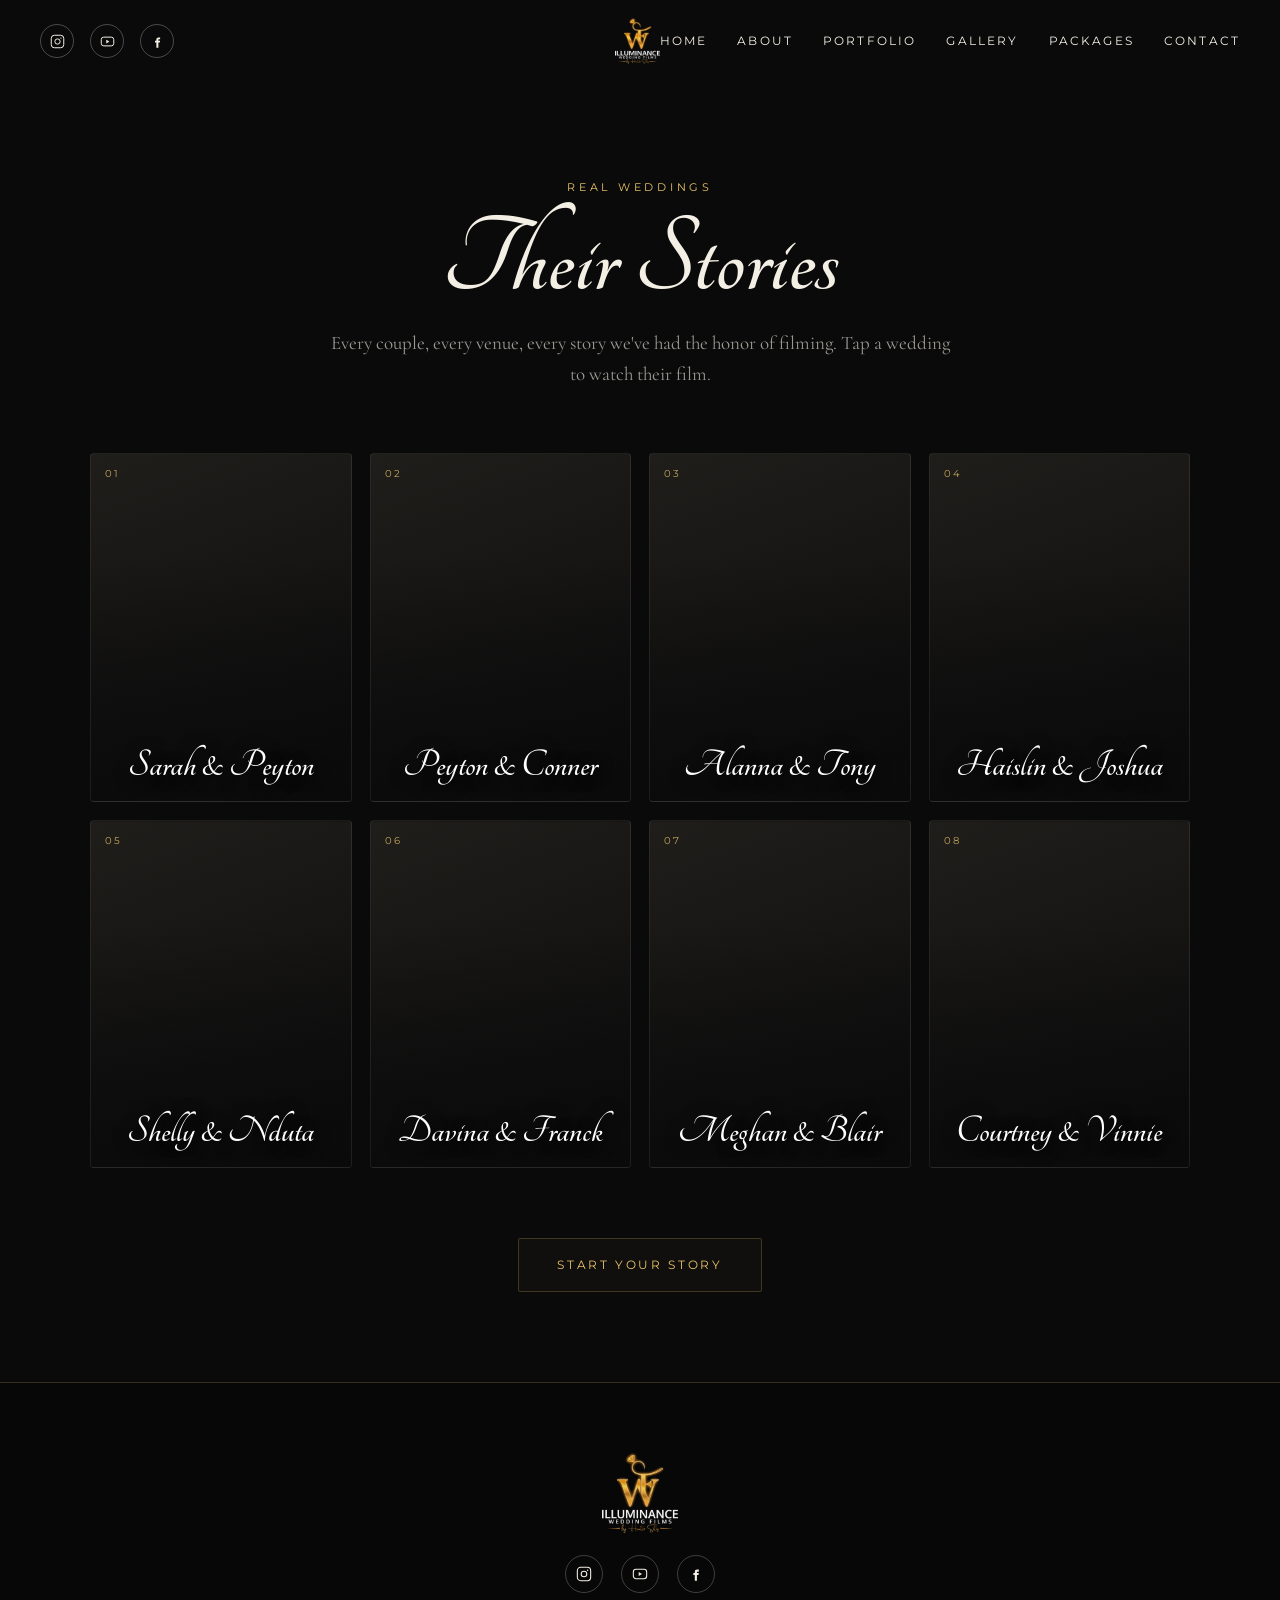
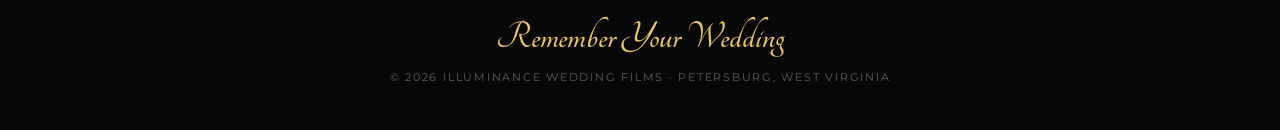
<file: portfolio.html>
<!DOCTYPE html>
<html lang="en">
<head>
<meta charset="UTF-8">
<meta name="viewport" content="width=device-width, initial-scale=1.0">
<title>Portfolio — Illuminance Wedding Films</title>
<meta name="description" content="Real wedding films by Hunter Sites — Illuminance Wedding Films.">
<link rel="icon" href="./images/logo.png">
<link rel="preconnect" href="https://fonts.googleapis.com">
<link rel="preconnect" href="https://fonts.gstatic.com" crossorigin>
<link href="https://fonts.googleapis.com/css2?family=Cormorant+Garamond:ital,wght@0,300;0,400;0,500;0,600;1,400;1,500&family=Montserrat:wght@300;400;500;600&family=Tangerine:wght@400;700&display=swap" rel="stylesheet">
<link rel="stylesheet" href="./assets/styles.css">
</head>
<body data-page="portfolio">

<div id="loadError" style="display:none;position:fixed;top:0;left:0;right:0;z-index:99999;background:#3a1a1a;color:#f4efe4;font-family:Montserrat,sans-serif;font-size:13px;text-align:center;padding:12px 16px">
  Content can’t load when the file is opened directly. View it through your live site (Netlify) or a local server — see SETUP.md.
</div>

<nav class="nav scrolled" id="nav">
  <div class="nav__social">
    <a class="js-ig" href="#" target="_blank" rel="noopener" aria-label="Instagram"><svg viewBox="0 0 24 24" fill="none" stroke="currentColor" stroke-width="1.6"><rect x="2" y="2" width="20" height="20" rx="5"/><circle cx="12" cy="12" r="4.2"/><circle cx="17.5" cy="6.5" r="1.1" fill="currentColor" stroke="none"/></svg></a>
    <a class="js-yt" href="#" target="_blank" rel="noopener" aria-label="YouTube"><svg viewBox="0 0 24 24" fill="none" stroke="currentColor" stroke-width="1.6"><rect x="2" y="5" width="20" height="14" rx="4"/><path d="M10 9l5 3-5 3V9z" fill="currentColor" stroke="none"/></svg></a>
    <a class="js-fb" href="#" target="_blank" rel="noopener" aria-label="Facebook"><svg viewBox="0 0 24 24" fill="none" stroke="currentColor" stroke-width="1.6"><path d="M14 8.5h2.2V5.4h-2.6c-2 0-3.4 1.3-3.4 3.5v1.7H8v3h2.2V22h3.2v-8.4h2.3l.5-3h-2.8V9.1c0-.4.3-.6.6-.6z" fill="currentColor" stroke="none"/></svg></a>
  </div>
  <a href="./index.html" class="nav__logo"><img src="./images/logo.png" alt="Illuminance Wedding Films"></a>
  <div class="nav__menu" id="menu">
    <a href="./index.html">Home</a>
    <a href="./index.html#about">About</a>
    <a href="./portfolio.html">Portfolio</a>
    <a href="./gallery.html">Gallery</a>
    <a href="./index.html#packages">Packages</a>
    <a href="./index.html#contact">Contact</a>
  </div>
  <button class="burger" id="burger" aria-label="Menu"><svg viewBox="0 0 24 24" fill="none" stroke="currentColor" stroke-width="1.6"><path d="M3 6h18M3 12h18M3 18h18"/></svg></button>
</nav>

<main class="subpage">
  <div class="wrap">
    <div class="subhead reveal">
      <span class="label">Real Weddings</span>
      <h1>Their Stories</h1>
      <p>Every couple, every venue, every story we've had the honor of filming. Tap a wedding to watch their film.</p>
    </div>
    <div class="stories" id="storiesFull"></div>
    <div class="view-all reveal" style="margin-top:70px"><a class="btn-ghost" href="./index.html#contact">Start Your Story</a></div>
  </div>
</main>

<footer class="footer" style="margin-top:90px">
  <img src="./images/logo.png" alt="Illuminance Wedding Films">
  <div class="footer__social">
    <a class="js-ig" href="#" target="_blank" rel="noopener" aria-label="Instagram"><svg viewBox="0 0 24 24" fill="none" stroke="currentColor" stroke-width="1.6"><rect x="2" y="2" width="20" height="20" rx="5"/><circle cx="12" cy="12" r="4.2"/><circle cx="17.5" cy="6.5" r="1.1" fill="currentColor" stroke="none"/></svg></a>
    <a class="js-yt" href="#" target="_blank" rel="noopener" aria-label="YouTube"><svg viewBox="0 0 24 24" fill="none" stroke="currentColor" stroke-width="1.6"><rect x="2" y="5" width="20" height="14" rx="4"/><path d="M10 9l5 3-5 3V9z" fill="currentColor" stroke="none"/></svg></a>
    <a class="js-fb" href="#" target="_blank" rel="noopener" aria-label="Facebook"><svg viewBox="0 0 24 24" fill="none" stroke="currentColor" stroke-width="1.6"><path d="M14 8.5h2.2V5.4h-2.6c-2 0-3.4 1.3-3.4 3.5v1.7H8v3h2.2V22h3.2v-8.4h2.3l.5-3h-2.8V9.1c0-.4.3-.6.6-.6z" fill="currentColor" stroke="none"/></svg></a>
  </div>
  <div class="footer__tag">Remember Your Wedding</div>
  <div class="footer__copy">© <span id="yr"></span> Illuminance Wedding Films · Petersburg, West Virginia</div>
</footer>

<script src="./assets/site.js"></script>
</body>
</html>
</file>
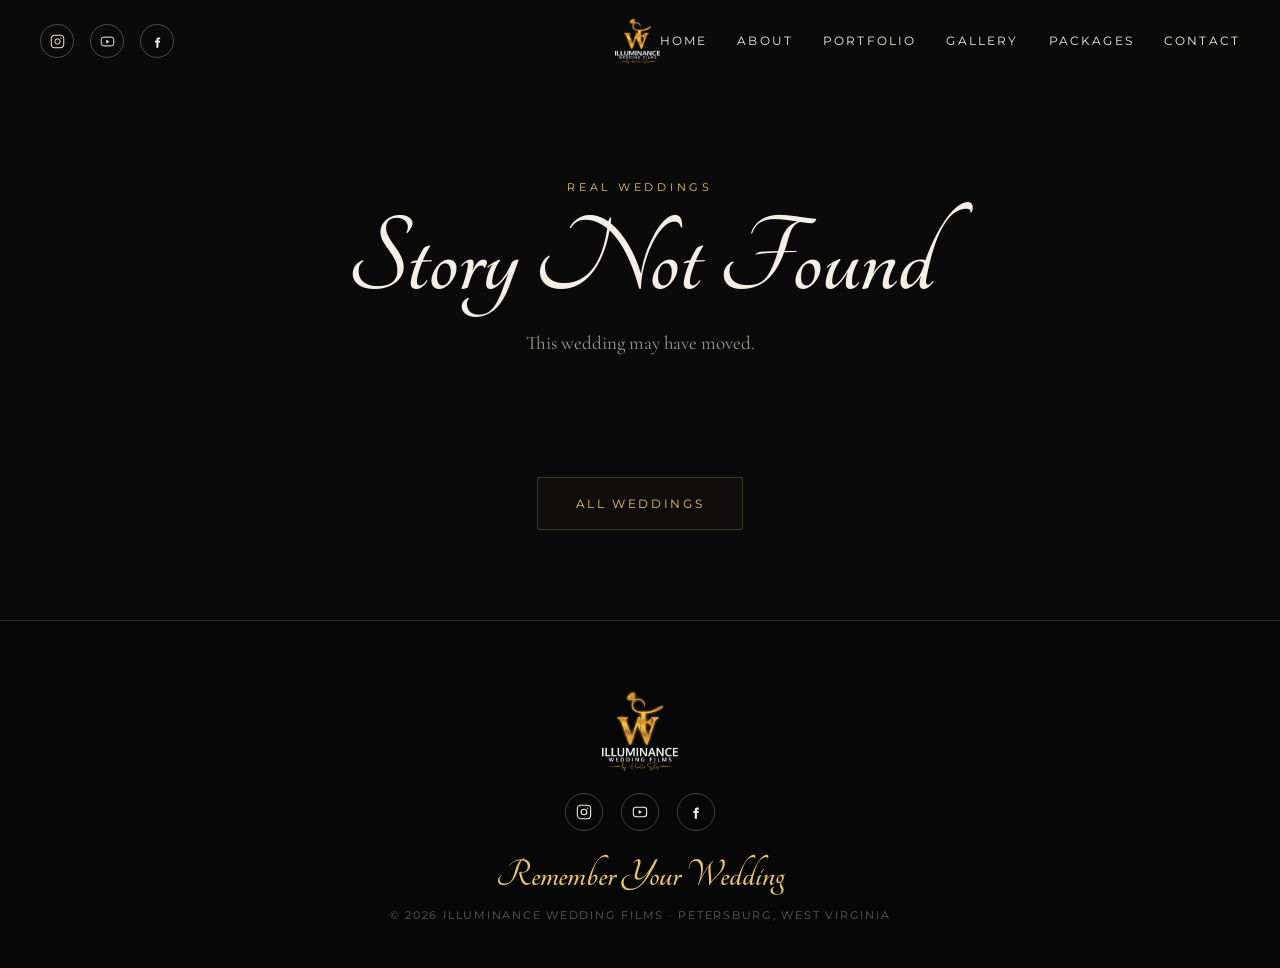
<file: story.html>
<!DOCTYPE html>
<html lang="en">
<head>
<meta charset="UTF-8">
<meta name="viewport" content="width=device-width, initial-scale=1.0">
<title>Wedding Story — Illuminance Wedding Films</title>
<meta name="description" content="A wedding film by Hunter Sites — Illuminance Wedding Films.">
<link rel="icon" href="./images/logo.png">
<link rel="preconnect" href="https://fonts.googleapis.com">
<link rel="preconnect" href="https://fonts.gstatic.com" crossorigin>
<link href="https://fonts.googleapis.com/css2?family=Cormorant+Garamond:ital,wght@0,300;0,400;0,500;0,600;1,400;1,500&family=Montserrat:wght@300;400;500;600&family=Tangerine:wght@400;700&display=swap" rel="stylesheet">
<link rel="stylesheet" href="./assets/styles.css">
</head>
<body data-page="story">

<div id="loadError" style="display:none;position:fixed;top:0;left:0;right:0;z-index:99999;background:#3a1a1a;color:#f4efe4;font-family:Montserrat,sans-serif;font-size:13px;text-align:center;padding:12px 16px">
  Content can’t load when the file is opened directly. View it through your live site (Netlify) or a local server — see SETUP.md.
</div>

<nav class="nav scrolled" id="nav">
  <div class="nav__social">
    <a class="js-ig" href="#" target="_blank" rel="noopener" aria-label="Instagram"><svg viewBox="0 0 24 24" fill="none" stroke="currentColor" stroke-width="1.6"><rect x="2" y="2" width="20" height="20" rx="5"/><circle cx="12" cy="12" r="4.2"/><circle cx="17.5" cy="6.5" r="1.1" fill="currentColor" stroke="none"/></svg></a>
    <a class="js-yt" href="#" target="_blank" rel="noopener" aria-label="YouTube"><svg viewBox="0 0 24 24" fill="none" stroke="currentColor" stroke-width="1.6"><rect x="2" y="5" width="20" height="14" rx="4"/><path d="M10 9l5 3-5 3V9z" fill="currentColor" stroke="none"/></svg></a>
    <a class="js-fb" href="#" target="_blank" rel="noopener" aria-label="Facebook"><svg viewBox="0 0 24 24" fill="none" stroke="currentColor" stroke-width="1.6"><path d="M14 8.5h2.2V5.4h-2.6c-2 0-3.4 1.3-3.4 3.5v1.7H8v3h2.2V22h3.2v-8.4h2.3l.5-3h-2.8V9.1c0-.4.3-.6.6-.6z" fill="currentColor" stroke="none"/></svg></a>
  </div>
  <a href="./index.html" class="nav__logo"><img src="./images/logo.png" alt="Illuminance Wedding Films"></a>
  <div class="nav__menu" id="menu">
    <a href="./index.html">Home</a>
    <a href="./index.html#about">About</a>
    <a href="./portfolio.html">Portfolio</a>
    <a href="./gallery.html">Gallery</a>
    <a href="./index.html#packages">Packages</a>
    <a href="./index.html#contact">Contact</a>
  </div>
  <button class="burger" id="burger" aria-label="Menu"><svg viewBox="0 0 24 24" fill="none" stroke="currentColor" stroke-width="1.6"><path d="M3 6h18M3 12h18M3 18h18"/></svg></button>
</nav>

<main class="subpage">
  <div class="wrap">
    <div class="story-wrap" id="storyRoot"></div>
  </div>
</main>

<footer class="footer" style="margin-top:90px">
  <img src="./images/logo.png" alt="Illuminance Wedding Films">
  <div class="footer__social">
    <a class="js-ig" href="#" target="_blank" rel="noopener" aria-label="Instagram"><svg viewBox="0 0 24 24" fill="none" stroke="currentColor" stroke-width="1.6"><rect x="2" y="2" width="20" height="20" rx="5"/><circle cx="12" cy="12" r="4.2"/><circle cx="17.5" cy="6.5" r="1.1" fill="currentColor" stroke="none"/></svg></a>
    <a class="js-yt" href="#" target="_blank" rel="noopener" aria-label="YouTube"><svg viewBox="0 0 24 24" fill="none" stroke="currentColor" stroke-width="1.6"><rect x="2" y="5" width="20" height="14" rx="4"/><path d="M10 9l5 3-5 3V9z" fill="currentColor" stroke="none"/></svg></a>
    <a class="js-fb" href="#" target="_blank" rel="noopener" aria-label="Facebook"><svg viewBox="0 0 24 24" fill="none" stroke="currentColor" stroke-width="1.6"><path d="M14 8.5h2.2V5.4h-2.6c-2 0-3.4 1.3-3.4 3.5v1.7H8v3h2.2V22h3.2v-8.4h2.3l.5-3h-2.8V9.1c0-.4.3-.6.6-.6z" fill="currentColor" stroke="none"/></svg></a>
  </div>
  <div class="footer__tag">Remember Your Wedding</div>
  <div class="footer__copy">© <span id="yr"></span> Illuminance Wedding Films · Petersburg, West Virginia</div>
</footer>

<script src="./assets/site.js"></script>
</body>
</html>
</file>
<file: assets/styles.css>
:root{
    --ink:#0a0a0b;
    --ink-2:#101013;
    --panel:rgba(255,255,255,.04);
    --line:rgba(233,196,106,.22);
    --gold:#e9c46a;
    --gold-bright:#f3d484;
    --gold-deep:#c8962e;
    --bronze:#9a7b3a;
    --cream:#f4efe4;
    --muted:rgba(244,239,228,.62);
    --faint:rgba(244,239,228,.38);

    /* time-of-day atmospheres */
    --sky-dawn: radial-gradient(120% 90% at 50% 0%, #cdd6e6 0%, #e7d4c6 34%, #c9a98f 56%, #5a4a52 80%, #0a0a0b 100%);
    --sky-golden: radial-gradient(120% 95% at 50% 8%, #f4d9a0 0%, #e8a64c 28%, #c8602a 50%, #6e2f24 76%, #0a0a0b 100%);
    --sky-star: radial-gradient(120% 100% at 50% 0%, #20335c 0%, #16264a 30%, #0e1a34 55%, #0a1020 78%, #060810 100%);
    --sky-ever: radial-gradient(120% 100% at 68% 6%, #d9e2f0 0%, #8a6f9a 16%, #6a3a63 38%, #5a2746 58%, #25172e 80%, #0a0a0b 100%);
  }

  *{box-sizing:border-box;margin:0;padding:0}
  html{scroll-behavior:smooth}

  /* ============ INTRO ============ */
  #intro{
    position:fixed;inset:0;z-index:9999;background:#070708;
    display:grid;place-items:center;overflow:hidden;
    transition:opacity 1s ease, visibility 1s ease;
  }
  #intro.done{opacity:0;visibility:hidden;pointer-events:none}
  body.intro-lock{overflow:hidden;height:100vh}
  .intro-stage{position:relative;display:grid;place-items:center}
  .intro-glow{
    position:absolute;width:130vmin;height:130vmin;border-radius:50%;
    background:radial-gradient(circle, rgba(233,196,106,.22) 0%, rgba(233,196,106,.07) 32%, transparent 62%);
    opacity:0;animation:introGlow 2.6s ease forwards;
  }
  .intro-logo-wrap{position:relative;z-index:2;overflow:hidden;width:min(320px,64vw)}
  .intro-logo{
    display:block;width:100%;opacity:0;transform:scale(.86) translateY(12px);
    mix-blend-mode:screen;
    animation:introLogo 2.6s cubic-bezier(.2,.7,.2,1) forwards;
  }
  .intro-shine{
    position:absolute;inset:0;z-index:3;pointer-events:none;opacity:0;
    background:linear-gradient(105deg,transparent 38%,rgba(255,255,255,.65) 50%,transparent 62%);
    background-size:300% 100%;background-position:130% 0;background-repeat:no-repeat;
    -webkit-mask-size:contain;mask-size:contain;
    -webkit-mask-position:center;mask-position:center;
    -webkit-mask-repeat:no-repeat;mask-repeat:no-repeat;
    animation:introShine 1.3s ease 1s forwards;
  }
  .intro-line{
    position:relative;z-index:2;margin-top:30px;height:1px;width:0;
    background:linear-gradient(90deg,transparent,var(--gold),transparent);
    animation:introLine 1.6s ease 1.1s forwards;
  }
  @keyframes introGlow{0%{opacity:0;transform:scale(.55)}45%{opacity:1}100%{opacity:.85;transform:scale(1)}}
  @keyframes introLogo{
    0%{opacity:0;transform:scale(.86) translateY(12px)}
    55%{opacity:1;transform:scale(1) translateY(0)}
    100%{opacity:1;transform:scale(1)}
  }
  @keyframes introShine{0%{opacity:0;background-position:130% 0}22%{opacity:1}80%{opacity:1}100%{opacity:0;background-position:-40% 0}}
  @keyframes introLine{0%{width:0;opacity:0}100%{width:230px;opacity:1}}

  body{
    background:var(--ink);
    color:var(--cream);
    font-family:"Cormorant Garamond",Georgia,serif;
    font-size:19px;
    line-height:1.6;
    -webkit-font-smoothing:antialiased;
    overflow-x:hidden;
  }
  ::selection{background:rgba(233,196,106,.3);color:#fff}
  a{color:inherit;text-decoration:none}
  img{max-width:100%;display:block}

  .label{
    font-family:"Montserrat",sans-serif;
    text-transform:uppercase;
    letter-spacing:.34em;
    font-weight:400;
    font-size:11px;
    color:var(--gold);
  }
  .script{font-family:"Tangerine",cursive;line-height:.9;font-weight:700}
  .serif-it{font-style:italic}

  /* ============ NAV ============ */
  .nav{
    position:fixed;top:0;left:0;right:0;z-index:60;
    display:grid;grid-template-columns:1fr auto 1fr;align-items:center;
    padding:18px 40px;
    transition:background .5s ease, padding .5s ease, border-color .5s ease;
    border-bottom:1px solid transparent;
  }
  .nav.scrolled{
    background:rgba(8,8,9,.82);
    backdrop-filter:blur(14px);
    -webkit-backdrop-filter:blur(14px);
    padding:12px 40px;
    border-bottom:1px solid var(--line);
  }
  .nav__social{display:flex;gap:16px;align-items:center}
  .nav__social a{
    width:34px;height:34px;border-radius:50%;
    border:1px solid rgba(244,239,228,.28);
    display:grid;place-items:center;color:var(--cream);
    transition:.35s;
  }
  .nav__social a:hover{border-color:var(--gold);color:var(--gold);transform:translateY(-2px)}
  .nav__social svg{width:15px;height:15px}
  .nav__logo{justify-self:center}
  .nav__logo img{height:46px;width:auto;mix-blend-mode:screen}
  .nav__menu{justify-self:end;display:flex;gap:30px;align-items:center}
  .nav__menu a{
    font-family:"Montserrat",sans-serif;font-size:12px;letter-spacing:.18em;
    text-transform:uppercase;color:var(--cream);position:relative;padding:4px 0;
  }
  .nav__menu a::after{
    content:"";position:absolute;left:0;bottom:-2px;height:1px;width:0;
    background:var(--gold);transition:width .35s ease;
  }
  .nav__menu a:hover{color:var(--gold-bright)}
  .nav__menu a:hover::after{width:100%}

  .burger{display:none;background:none;border:none;color:var(--cream);cursor:pointer;padding:8px}
  .burger svg{width:26px;height:26px}

  /* ============ HERO ============ */
  .hero{
    position:relative;min-height:100vh;
    display:flex;flex-direction:column;align-items:center;justify-content:center;
    text-align:center;padding:120px 24px 80px;overflow:hidden;
  }
  .hero__glow{
    position:absolute;inset:0;z-index:0;pointer-events:none;
    background:
      radial-gradient(60% 42% at 50% -6%, rgba(233,196,106,.26) 0%, rgba(233,196,106,.06) 38%, transparent 66%),
      radial-gradient(120% 80% at 50% 120%, rgba(200,150,46,.10) 0%, transparent 60%);
  }
  .hero__rays{
    position:absolute;top:-30%;left:50%;transform:translateX(-50%);
    width:160vw;height:120vh;z-index:0;pointer-events:none;opacity:.5;
    background:conic-gradient(from 180deg at 50% 0%,
      transparent 0deg, rgba(233,196,106,.07) 8deg, transparent 16deg,
      rgba(233,196,106,.05) 26deg, transparent 36deg,
      transparent 324deg, rgba(233,196,106,.05) 334deg, transparent 344deg,
      rgba(233,196,106,.07) 352deg, transparent 360deg);
    mask:radial-gradient(60% 70% at 50% 0%, #000 0%, transparent 70%);
    -webkit-mask:radial-gradient(60% 70% at 50% 0%, #000 0%, transparent 70%);
    animation:sway 14s ease-in-out infinite alternate;
  }
  @keyframes sway{from{transform:translateX(-50%) rotate(-2deg)}to{transform:translateX(-50%) rotate(2deg)}}

  .hero__inner{position:relative;z-index:2;width:100%;max-width:1040px}
  .hero__eyebrow{margin-bottom:30px;opacity:0;animation:rise 1s ease .2s forwards}

  .frame{
    position:relative;width:100%;aspect-ratio:16/9;border-radius:4px;overflow:hidden;
    border:1px solid var(--line);
    box-shadow:0 30px 80px rgba(0,0,0,.6), 0 0 0 1px rgba(0,0,0,.4);
    background:linear-gradient(135deg,#161616,#070707);
    opacity:0;animation:rise 1.1s ease .35s forwards;
  }
  .frame__media{
    position:absolute;inset:0;display:grid;place-items:center;
    background:
      linear-gradient(180deg, rgba(10,10,11,.15), rgba(10,10,11,.55)),
      radial-gradient(80% 120% at 50% 20%, #2a2620, #0c0b0a 75%);
  }
  .frame__media .placeholder-note{
    position:absolute;bottom:14px;left:0;right:0;text-align:center;
    font-family:"Montserrat",sans-serif;font-size:10px;letter-spacing:.2em;
    text-transform:uppercase;color:var(--faint);
  }
  .play{
    width:84px;height:84px;border-radius:50%;cursor:pointer;
    border:1px solid rgba(244,239,228,.5);
    background:rgba(10,10,11,.25);backdrop-filter:blur(4px);
    display:grid;place-items:center;transition:.4s;
  }
  .play:hover{background:var(--gold);border-color:var(--gold);transform:scale(1.06)}
  .play svg{width:30px;height:30px;margin-left:4px;fill:var(--cream);transition:.4s}
  .play:hover svg{fill:#0a0a0b}

  .hero__title{
    margin-top:26px;font-size:clamp(74px,11vw,150px);color:var(--cream);
    text-shadow:0 2px 30px rgba(0,0,0,.7);
    opacity:0;animation:rise 1.1s ease .6s forwards;
  }
  .hero__sub{
    margin-top:6px;font-family:"Montserrat",sans-serif;font-weight:300;
    letter-spacing:.42em;text-transform:uppercase;font-size:12px;color:var(--muted);
    opacity:0;animation:rise 1.1s ease .85s forwards;
  }
  .scrolldown{
    position:absolute;bottom:26px;left:50%;transform:translateX(-50%);z-index:2;
    font-family:"Montserrat",sans-serif;font-size:10px;letter-spacing:.3em;
    text-transform:uppercase;color:var(--faint);display:flex;flex-direction:column;
    align-items:center;gap:8px;animation:bob 2.4s ease-in-out infinite;
  }
  .scrolldown span{width:1px;height:40px;background:linear-gradient(var(--gold),transparent)}
  @keyframes bob{0%,100%{transform:translate(-50%,0)}50%{transform:translate(-50%,8px)}}
  @keyframes rise{from{opacity:0;transform:translateY(26px)}to{opacity:1;transform:translateY(0)}}

  /* ============ SECTION SHELL ============ */
  section{position:relative}
  .wrap{max-width:1180px;margin:0 auto;padding:0 40px}
  .sec-pad{padding:130px 0}
  .sec-head{text-align:center;margin-bottom:64px}
  .sec-head .label{display:inline-block;margin-bottom:14px}
  .sec-head h2{
    font-size:clamp(54px,8vw,104px);color:var(--cream);line-height:.95;font-weight:700;
  }
  .divider{
    width:160px;height:1px;margin:22px auto 0;
    background:linear-gradient(90deg,transparent,var(--gold),transparent);position:relative;
  }
  .divider::after{
    content:"";position:absolute;top:50%;left:50%;transform:translate(-50%,-50%) rotate(45deg);
    width:6px;height:6px;background:var(--gold);
  }

  /* reveal on scroll */
  .reveal{opacity:0;transform:translateY(34px);transition:opacity 1s ease,transform 1s ease}
  .reveal.in{opacity:1;transform:none}

  /* ============ ABOUT ============ */
  .about{background:linear-gradient(180deg,#0a0a0b, #0d0c0e 50%, #0a0a0b)}
  .about__quote{
    text-align:center;max-width:880px;margin:0 auto 70px;
  }
  .about__quote p{
    font-size:clamp(30px,4.4vw,52px);font-style:italic;color:var(--cream);line-height:1.18;font-weight:400;
  }
  .about__quote .signoff{
    display:block;margin-top:18px;font-family:"Tangerine",cursive;font-weight:700;
    font-size:clamp(46px,6vw,72px);color:var(--gold);line-height:1;
  }
  .about__grid{display:grid;grid-template-columns:1fr 1fr;gap:64px;align-items:center}
  .about__copy p{margin-bottom:22px;color:var(--muted);font-size:20px}
  .about__copy p:first-child::first-letter{
    font-family:"Tangerine",cursive;font-size:74px;color:var(--gold);float:left;
    line-height:.7;margin:10px 12px 0 0;font-weight:700;
  }
  .about__media{display:grid;grid-template-columns:1fr 1fr;grid-template-rows:auto auto;gap:16px}
  .portrait{
    grid-column:1/-1;aspect-ratio:16/10;border-radius:4px;border:1px solid var(--line);
    background:radial-gradient(70% 90% at 50% 30%,#2a2722,#0c0b0a);
    display:grid;place-items:center;color:var(--faint);
  }
  .ph{
    aspect-ratio:4/3;border-radius:4px;border:1px solid rgba(255,255,255,.08);
    background:linear-gradient(135deg,#1a1916,#0b0b0c);
    display:grid;place-items:center;color:var(--faint);text-align:center;
    font-family:"Montserrat",sans-serif;font-size:9px;letter-spacing:.16em;text-transform:uppercase;padding:10px;
  }

  /* ============ PORTFOLIO ============ */
  .portfolio{background:#0a0a0b}
  .stories{display:grid;grid-template-columns:repeat(4,1fr);gap:18px}
  .story{
    position:relative;aspect-ratio:3/4;border-radius:4px;overflow:hidden;cursor:pointer;
    border:1px solid rgba(255,255,255,.07);
    background:linear-gradient(160deg,#211f1b,#0a0a0b);
  }
  .story::after{
    content:"";position:absolute;inset:0;
    background:linear-gradient(180deg,rgba(10,10,11,.05) 30%,rgba(10,10,11,.82) 100%);
    transition:.5s;
  }
  .story:hover::after{background:linear-gradient(180deg,rgba(10,10,11,.1) 10%,rgba(10,10,11,.7) 100%)}
  .story__name{
    position:absolute;left:0;right:0;bottom:18px;z-index:2;text-align:center;
    font-family:"Tangerine",cursive;font-weight:700;font-size:40px;color:#fff;line-height:.9;
    text-shadow:0 2px 16px rgba(0,0,0,.8);transition:.5s;padding:0 10px;
  }
  .story:hover .story__name{color:var(--gold-bright);transform:translateY(-4px)}
  .story__meta{
    position:absolute;left:0;right:0;bottom:14px;z-index:2;text-align:center;
    font-family:"Montserrat",sans-serif;font-size:9px;letter-spacing:.2em;text-transform:uppercase;
    color:var(--muted);opacity:0;transform:translateY(10px);transition:.5s;
  }
  .story:hover .story__meta{opacity:1;transform:translateY(0)}
  .story:hover .story__name{transform:translateY(-12px)}
  .story__num{
    position:absolute;top:12px;left:14px;z-index:2;font-family:"Montserrat",sans-serif;
    font-size:10px;letter-spacing:.2em;color:var(--gold);opacity:.8;
  }

  /* ============ GALLERY ============ */
  .gallery{background:#0a0a0b}
  .grid-gallery{
    display:grid;grid-template-columns:repeat(4,1fr);grid-auto-rows:200px;gap:14px;
  }
  .gtile{
    position:relative;border-radius:4px;overflow:hidden;cursor:pointer;
    border:1px solid rgba(255,255,255,.07);
    background:linear-gradient(150deg,#1c1b18,#0a0a0b);
    display:grid;place-items:center;color:var(--faint);
    font-family:"Montserrat",sans-serif;font-size:9px;letter-spacing:.18em;text-transform:uppercase;
    transition:.5s;
  }
  .gtile::after{content:"";position:absolute;inset:0;border:1px solid transparent;transition:.5s}
  .gtile:hover{transform:scale(.985)}
  .gtile:hover::after{border-color:var(--line)}
  .gtile.tall{grid-row:span 2}
  .gtile.wide{grid-column:span 2}
  .gtile span{position:relative;z-index:2;opacity:.5}

  /* ============ PACKAGES (scroll journey) ============ */
  .packages{position:relative;padding:130px 0 0}
  .pkg-list{margin-top:30px}
  .pkg-panel{position:relative;overflow:hidden;padding:96px 0}
  .pkg-panel__bg{position:absolute;inset:0;z-index:0}
  .pkg-panel__stars{
    position:absolute;inset:0;z-index:1;opacity:.85;pointer-events:none;
    background-image:
      radial-gradient(1.4px 1.4px at 14% 22%, #fff 50%, transparent),
      radial-gradient(1px 1px at 32% 12%, #fff 50%, transparent),
      radial-gradient(1.6px 1.6px at 48% 30%, #fff 50%, transparent),
      radial-gradient(1px 1px at 63% 16%, #cfe0ff 50%, transparent),
      radial-gradient(1.3px 1.3px at 78% 26%, #fff 50%, transparent),
      radial-gradient(1px 1px at 88% 40%, #fff 50%, transparent),
      radial-gradient(1.2px 1.2px at 22% 64%, #fff 50%, transparent),
      radial-gradient(1px 1px at 55% 78%, #fff 50%, transparent),
      radial-gradient(1.5px 1.5px at 72% 58%, #e7e0ff 50%, transparent),
      radial-gradient(1px 1px at 40% 86%, #fff 50%, transparent);
    animation:twinkle 5s ease-in-out infinite alternate;
  }
  @keyframes twinkle{from{opacity:.5}to{opacity:.95}}
  .pkg-panel__scrim{position:absolute;inset:0;z-index:1;background:linear-gradient(180deg,rgba(10,10,11,.28),rgba(10,10,11,.5))}
  .pkg-panel .wrap{position:relative;z-index:3}

  .pkg-card{
    display:grid;grid-template-columns:1fr 1.08fr;gap:0;max-width:1000px;margin:0 auto;
    border:1px solid var(--line);border-radius:6px;overflow:hidden;
    background:rgba(10,10,11,.46);backdrop-filter:blur(12px);
    box-shadow:0 40px 100px rgba(0,0,0,.5);
  }
  .pkg-intro{
    position:relative;display:flex;flex-direction:column;justify-content:center;
    padding:48px 44px;min-height:340px;
    background-size:cover;background-position:center;
  }
  .pkg-intro::before{content:"";position:absolute;inset:0;background:linear-gradient(160deg,rgba(0,0,0,.2),rgba(0,0,0,.66))}
  .pkg-intro__in{position:relative;z-index:2}
  .pkg-badge{
    display:inline-block;margin-bottom:20px;width:max-content;
    font-family:"Montserrat",sans-serif;font-size:9px;letter-spacing:.24em;text-transform:uppercase;
    color:#0a0a0b;background:var(--gold);padding:6px 13px;border-radius:2px;font-weight:600;
  }
  .pkg-name{font-family:"Tangerine",cursive;font-weight:700;font-size:84px;color:#fff;line-height:.78;margin-bottom:18px;text-shadow:0 2px 18px rgba(0,0,0,.6)}
  .pkg-tagline{font-style:italic;font-size:22px;color:rgba(255,255,255,.92);text-shadow:0 2px 12px rgba(0,0,0,.7);max-width:92%}
  .pkg-price{margin-top:26px;font-size:56px;color:#fff;line-height:1;font-weight:500;text-shadow:0 2px 14px rgba(0,0,0,.6)}
  .pkg-price small{font-size:17px;color:rgba(255,255,255,.7);font-family:"Montserrat",sans-serif;letter-spacing:.1em;margin-left:6px}

  .pkg-detail{padding:48px 44px;display:flex;flex-direction:column}
  .pkg-features{list-style:none;display:flex;flex-direction:column;gap:13px;margin-bottom:26px}
  .pkg-features li{display:flex;gap:12px;align-items:flex-start;font-size:18px;color:var(--cream)}
  .pkg-features.two{display:block;column-count:2;column-gap:30px}
  .pkg-features.two li{margin-bottom:13px;break-inside:avoid}
  .pkg-features li svg{width:15px;height:15px;flex:none;margin-top:5px;stroke:var(--gold)}
  .pkg-save{font-family:"Montserrat",sans-serif;font-size:13px;letter-spacing:.04em;color:var(--muted);margin-bottom:24px}
  .pkg-save b{color:var(--gold)}
  .pkg-cta{
    align-self:flex-start;margin-top:auto;font-family:"Montserrat",sans-serif;font-size:12px;
    letter-spacing:.2em;text-transform:uppercase;color:#0a0a0b;background:var(--gold);
    padding:15px 30px;border-radius:2px;cursor:pointer;border:none;transition:.4s;font-weight:500;
  }
  .pkg-cta:hover{background:var(--gold-bright);transform:translateY(-2px);box-shadow:0 10px 30px rgba(233,196,106,.3)}

  /* ============ CONTACT ============ */
  .contact{background:linear-gradient(180deg,#0a0a0b,#0d0c0e)}
  .form{max-width:780px;margin:0 auto}
  .field{margin-bottom:26px}
  .field label{display:block;font-family:"Montserrat",sans-serif;font-size:11px;letter-spacing:.18em;text-transform:uppercase;color:var(--gold);margin-bottom:9px}
  .field label .req{color:var(--faint);text-transform:none;letter-spacing:.04em;font-size:10px}
  .row{display:grid;grid-template-columns:1fr 1fr;gap:18px}
  input,select,textarea{
    width:100%;background:rgba(255,255,255,.03);border:1px solid rgba(244,239,228,.18);
    color:var(--cream);font-family:"Cormorant Garamond",serif;font-size:18px;padding:14px 16px;
    border-radius:3px;transition:.3s;
  }
  input:focus,select:focus,textarea:focus{outline:none;border-color:var(--gold);background:rgba(233,196,106,.05)}
  select{appearance:none;background-image:url("data:image/svg+xml,%3Csvg xmlns='http://www.w3.org/2000/svg' width='12' height='8' viewBox='0 0 12 8'%3E%3Cpath d='M1 1l5 5 5-5' stroke='%23e9c46a' stroke-width='1.5' fill='none'/%3E%3C/svg%3E");background-repeat:no-repeat;background-position:right 16px center;padding-right:40px}
  select option{background:#141414;color:var(--cream)}
  textarea{min-height:130px;resize:vertical}
  .addons{display:grid;grid-template-columns:1fr 1fr;gap:10px 22px}
  .addon{display:flex;align-items:center;gap:11px;cursor:pointer;font-size:17px;color:var(--cream);padding:4px 0}
  .addon input{width:18px;height:18px;accent-color:var(--gold);flex:none}
  .addon .price{color:var(--gold);font-family:"Montserrat",sans-serif;font-size:13px;margin-left:auto;letter-spacing:.04em}
  .subtotal{
    margin-top:16px;text-align:right;font-family:"Montserrat",sans-serif;font-size:12px;
    letter-spacing:.1em;color:var(--muted);text-transform:uppercase;
  }
  .subtotal b{color:var(--gold);font-size:16px}
  .submit{
    width:100%;margin-top:14px;font-family:"Montserrat",sans-serif;font-size:13px;letter-spacing:.24em;
    text-transform:uppercase;color:#0a0a0b;background:var(--gold);border:none;padding:18px;border-radius:3px;
    cursor:pointer;font-weight:600;transition:.4s;
  }
  .submit:hover{background:var(--gold-bright);box-shadow:0 12px 36px rgba(233,196,106,.3)}
  .formnote{margin-top:16px;text-align:center;font-size:15px;color:var(--faint)}
  .formnote code{font-family:"Montserrat",monospace;font-size:12px;color:var(--gold);background:rgba(233,196,106,.08);padding:2px 7px;border-radius:3px}
  .thanks{display:none;text-align:center;padding:30px;border:1px solid var(--line);border-radius:6px;background:rgba(233,196,106,.04)}
  .thanks.show{display:block;animation:swap .6s ease}
  .thanks p{font-style:italic;font-size:26px;color:var(--cream)}
  .thanks .script{font-size:46px;color:var(--gold);display:block;margin-top:8px}

  /* ============ FOOTER ============ */
  .footer{background:#070708;border-top:1px solid var(--line);padding:70px 40px 44px;text-align:center}
  .footer img{height:80px;margin:0 auto 22px;opacity:.95;mix-blend-mode:screen}
  .footer__social{display:flex;justify-content:center;gap:18px;margin-bottom:26px}
  .footer__social a{width:38px;height:38px;border-radius:50%;border:1px solid rgba(244,239,228,.24);display:grid;place-items:center;transition:.35s}
  .footer__social a:hover{border-color:var(--gold);color:var(--gold);transform:translateY(-2px)}
  .footer__social svg{width:16px;height:16px}
  .footer__tag{font-family:"Tangerine",cursive;font-weight:700;font-size:40px;color:var(--gold);line-height:.9;margin-bottom:14px}
  .footer__copy{font-family:"Montserrat",sans-serif;font-size:11px;letter-spacing:.16em;text-transform:uppercase;color:var(--faint)}

  /* ============ RESPONSIVE ============ */
  @media (max-width:900px){
    body{font-size:18px}
    .nav{padding:14px 22px}
    .nav.scrolled{padding:10px 22px}
    .nav__social{display:none}
    .nav__menu{display:none;position:fixed;inset:0;top:0;background:rgba(8,8,9,.97);
      flex-direction:column;justify-content:center;gap:34px;z-index:55}
    .nav__menu.open{display:flex}
    .nav__menu a{font-size:18px}
    .burger{display:block;justify-self:end;z-index:60;position:relative}
    .nav{grid-template-columns:1fr auto 1fr}
    .about__grid{grid-template-columns:1fr;gap:40px}
    .about__media{order:-1}
    .stories{grid-template-columns:repeat(2,1fr)}
    .grid-gallery{grid-template-columns:repeat(2,1fr);grid-auto-rows:160px}
    .pkg-card{grid-template-columns:1fr}
    .pkg-intro{min-height:280px}
    .pkg-panel{padding:60px 0}
    .addons{grid-template-columns:1fr}
    .row{grid-template-columns:1fr}
    .sec-pad,.packages{padding:90px 0}
    .wrap{padding:0 22px}
    .footer{padding:54px 22px 36px}
  }
  @media (max-width:520px){
    .stories{grid-template-columns:1fr}
    .story{aspect-ratio:16/10}
    .grid-gallery{grid-template-columns:1fr;grid-auto-rows:220px}
    .gtile.wide{grid-column:span 1}
    .pkg-name{font-size:68px}
    .pkg-features.two{column-count:1}
  }
  @media (prefers-reduced-motion:reduce){
    *{animation:none!important;transition:opacity .2s linear!important;scroll-behavior:auto}
    .reveal{opacity:1;transform:none}
  }

/* ============ SUBPAGES / VIEW-ALL / LIGHTBOX (added) ============ */
.subpage{padding-top:140px}
.subhead{text-align:center;padding:30px 0 64px}
.subhead .label{display:inline-block;margin-bottom:14px}
.subhead h1{font-family:"Tangerine",cursive;font-weight:700;font-size:clamp(64px,9vw,118px);color:var(--cream);line-height:.9}
.subhead p{margin-top:14px;color:var(--muted);font-size:19px;max-width:620px;margin-left:auto;margin-right:auto}

.view-all{text-align:center;margin-top:54px}
.btn-ghost{
  display:inline-block;font-family:"Montserrat",sans-serif;font-size:12px;letter-spacing:.22em;
  text-transform:uppercase;color:var(--gold);border:1px solid var(--line);padding:16px 38px;border-radius:2px;
  transition:.4s;background:rgba(233,196,106,.03);
}
.btn-ghost:hover{background:var(--gold);color:#0a0a0b;border-color:var(--gold);transform:translateY(-2px)}

/* image-backed tiles */
.story{background-size:cover;background-position:center}
.gtile{background-size:cover;background-position:center}
.gtile.has-img span{display:none}

/* gallery as anchors/buttons open lightbox */
.gtile{border:1px solid rgba(255,255,255,.07)}

/* lightbox */
.lightbox{
  position:fixed;inset:0;z-index:9000;background:rgba(6,6,7,.94);
  display:none;align-items:center;justify-content:center;padding:30px;
  backdrop-filter:blur(6px);
}
.lightbox.open{display:flex;animation:lbIn .3s ease}
@keyframes lbIn{from{opacity:0}to{opacity:1}}
.lightbox img{max-width:92vw;max-height:88vh;border-radius:4px;box-shadow:0 30px 90px rgba(0,0,0,.7)}
.lightbox__close{position:absolute;top:24px;right:30px;width:46px;height:46px;border-radius:50%;
  border:1px solid rgba(244,239,228,.3);background:rgba(10,10,11,.4);color:var(--cream);cursor:pointer;
  display:grid;place-items:center;transition:.3s}
.lightbox__close:hover{border-color:var(--gold);color:var(--gold)}
.lightbox__close svg{width:20px;height:20px}
.lightbox__nav{position:absolute;top:50%;transform:translateY(-50%);width:52px;height:52px;border-radius:50%;
  border:1px solid rgba(244,239,228,.25);background:rgba(10,10,11,.4);color:var(--cream);cursor:pointer;
  display:grid;place-items:center;transition:.3s}
.lightbox__nav:hover{border-color:var(--gold);color:var(--gold)}
.lightbox__nav svg{width:22px;height:22px}
.lightbox__nav.prev{left:24px}
.lightbox__nav.next{right:24px}

/* loading shimmer for fetched content */
.is-loading{opacity:.5}

/* ============ COUPLE STORY (detail page) ============ */
.story-wrap{max-width:1000px;margin:0 auto}
.story-film{position:relative;aspect-ratio:16/9;border-radius:6px;overflow:hidden;
  border:1px solid var(--line);box-shadow:0 30px 90px rgba(0,0,0,.55);margin:0 auto 54px;max-width:960px}
.story-film iframe{position:absolute;inset:0;width:100%;height:100%;border:0}
.story-copy{max-width:720px;margin:0 auto 56px;text-align:center}
.story-copy p{color:var(--muted);font-size:21px;margin-bottom:22px}
.clip-grid{display:grid;grid-template-columns:repeat(3,1fr);gap:14px;margin:0 auto 56px;max-width:760px}
.clip{position:relative;aspect-ratio:9/16;border-radius:4px;overflow:hidden;
  border:1px solid var(--line);background:linear-gradient(150deg,#1c1b18,#0a0a0b)}
.clip video{position:absolute;inset:0;width:100%;height:100%;object-fit:cover}
.story-wrap .grid-gallery{margin-top:8px}

@media (max-width:760px){
  .clip-grid{grid-template-columns:repeat(2,1fr)}
}

@media (max-width:900px){
  .subpage{padding-top:110px}
  .lightbox__nav{width:42px;height:42px}
}
</file>
